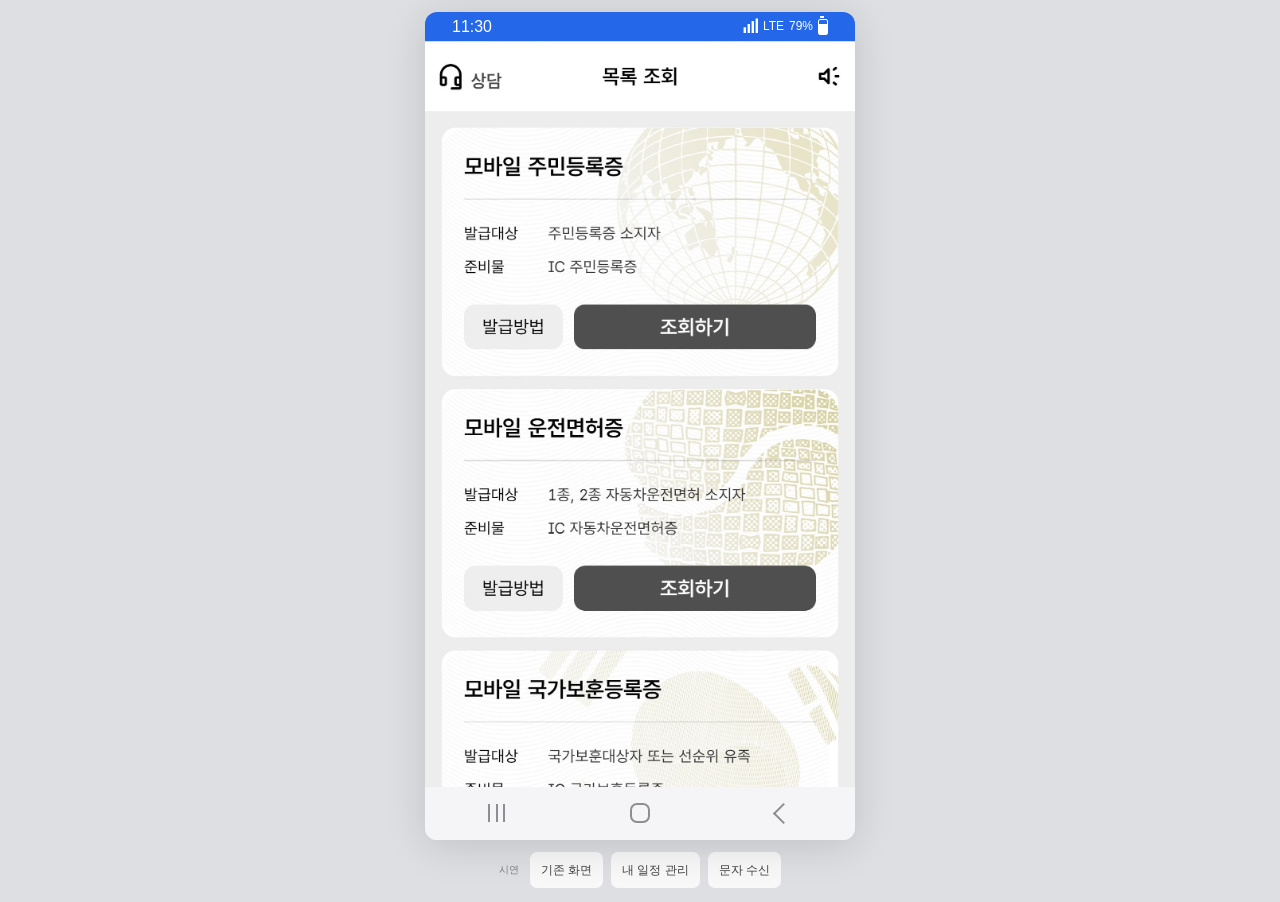
<file: mobile_id/index.html>
<!doctype html>
<html lang="ko">
<head><meta charset="utf-8"><meta name="viewport" content="width=device-width,initial-scale=1,viewport-fit=cover"><title>모바일신분증 · 내 일정 관리 시연</title><link rel="stylesheet" href="style.css"><script defer src="core.js"></script><script defer src="app.js"></script></head>
<body>
<main class="stage">
<div class="phone" id="phone" aria-label="휴대전화 화면 시연">
  <div class="statusbar" id="statusbar"><span class="status-time">11:30</span><span class="status-symbols"><svg viewBox="0 0 20 20" aria-hidden="true"><path d="M2 11h3v7H2zm5-4h3v11H7zm5-4h3v15h-3zm5-3h3v18h-3z" fill="currentColor"/></svg><span>LTE</span><span>79%</span><span class="battery"></span></span></div>
  <section id="homeScreen" class="screen current" aria-label="목록 조회">
    <div class="original-toolbar" role="heading" aria-level="1" aria-label="목록 조회"></div>
    <div class="screen-scroll original-scroll" id="homeScroll">
      <div class="original-cards" role="img" aria-label="기존 화면: 모바일 주민등록증, 모바일 운전면허증, 모바일 국가보훈등록증 목록"></div>
      <article class="schedule-entry">
        <h2>내 일정 관리</h2><div class="entry-rule"></div>
        <dl><div><dt>신청목록</dt><dd id="entryCount">3건</dd></div><div><dt>최근일정</dt><dd id="entryNext"></dd></div></dl>
        <button id="entryOpen" class="lookup" type="button">조회하기</button>
      </article>
    </div>
  </section>
  <section id="scheduleScreen" class="screen" aria-label="내 일정 관리" hidden>
    <header class="native-header"><button class="icon-button" data-go="home" aria-label="뒤로" type="button"><svg viewBox="0 0 24 24" aria-hidden="true"><path d="m15 4-8 8 8 8"/></svg></button><h1>내 일정 관리</h1><button class="icon-button" id="inboxOpen" aria-label="메시지 보기" type="button"><svg viewBox="0 0 24 24" aria-hidden="true"><path d="M3 4h18v14H8l-5 4zM7 9h10M7 13h7"/></svg><span id="unreadDot" class="unread-dot" hidden></span></button></header>
    <div class="screen-scroll schedule-scroll"><h2 class="section-title">신청목록 <span id="listCount">3</span></h2><div id="scheduleList"></div></div>
  </section>
  <section id="detailScreen" class="screen" aria-label="일정 안내" hidden>
    <header class="native-header"><button class="icon-button" data-go="schedule" aria-label="뒤로" type="button"><svg viewBox="0 0 24 24" aria-hidden="true"><path d="m15 4-8 8 8 8"/></svg></button><h1>일정 안내</h1><span></span></header>
    <div class="screen-scroll detail-scroll" id="detailContent"></div>
  </section>
  <section id="lockScreen" class="screen lock-screen" aria-label="잠금화면" hidden>
    <svg class="lock-icon" viewBox="0 0 24 24" aria-hidden="true"><rect x="6" y="10" width="12" height="11" rx="3"/><path d="M8 10V7a4 4 0 0 1 8 0v3"/></svg>
    <div class="lock-clock">11:30</div><div id="lockDate" class="lock-date"></div>
    <div class="lock-notifications" id="lockNotifications" aria-live="polite"></div>
    <button id="unlock" class="unlock" type="button">화면을 밀어 잠금해제</button>
  </section>
  <section id="messagesScreen" class="screen messages-screen" aria-label="메시지" hidden>
    <header class="native-header"><button class="icon-button" data-go="schedule" aria-label="뒤로" type="button"><svg viewBox="0 0 24 24" aria-hidden="true"><path d="m15 4-8 8 8 8"/></svg></button><h1 id="messageSender">메시지</h1><span class="sender-icon" aria-hidden="true">⋮</span></header>
    <div id="messagesContent" class="screen-scroll messages-scroll"></div>
    <div class="message-compose" aria-hidden="true"><span>＋</span><div>메시지 입력</div><span>☺</span></div>
  </section>
  <nav class="android-nav" id="androidNav" aria-label="휴대전화 탐색"><button id="recentButton" aria-label="최근 화면" type="button"><span class="recent-icon"></span></button><button id="homeButton" aria-label="홈" type="button"><span class="home-icon"></span></button><button id="backButton" aria-label="뒤로" type="button"><span class="back-icon"></span></button></nav>
</div>
<div class="demo-bar"><span>시연</span><button id="demoHome" type="button">기존 화면</button><button id="demoSchedule" type="button">내 일정 관리</button><button id="demoReceive" type="button">문자 수신</button></div>
</main>
</body></html>
</file>
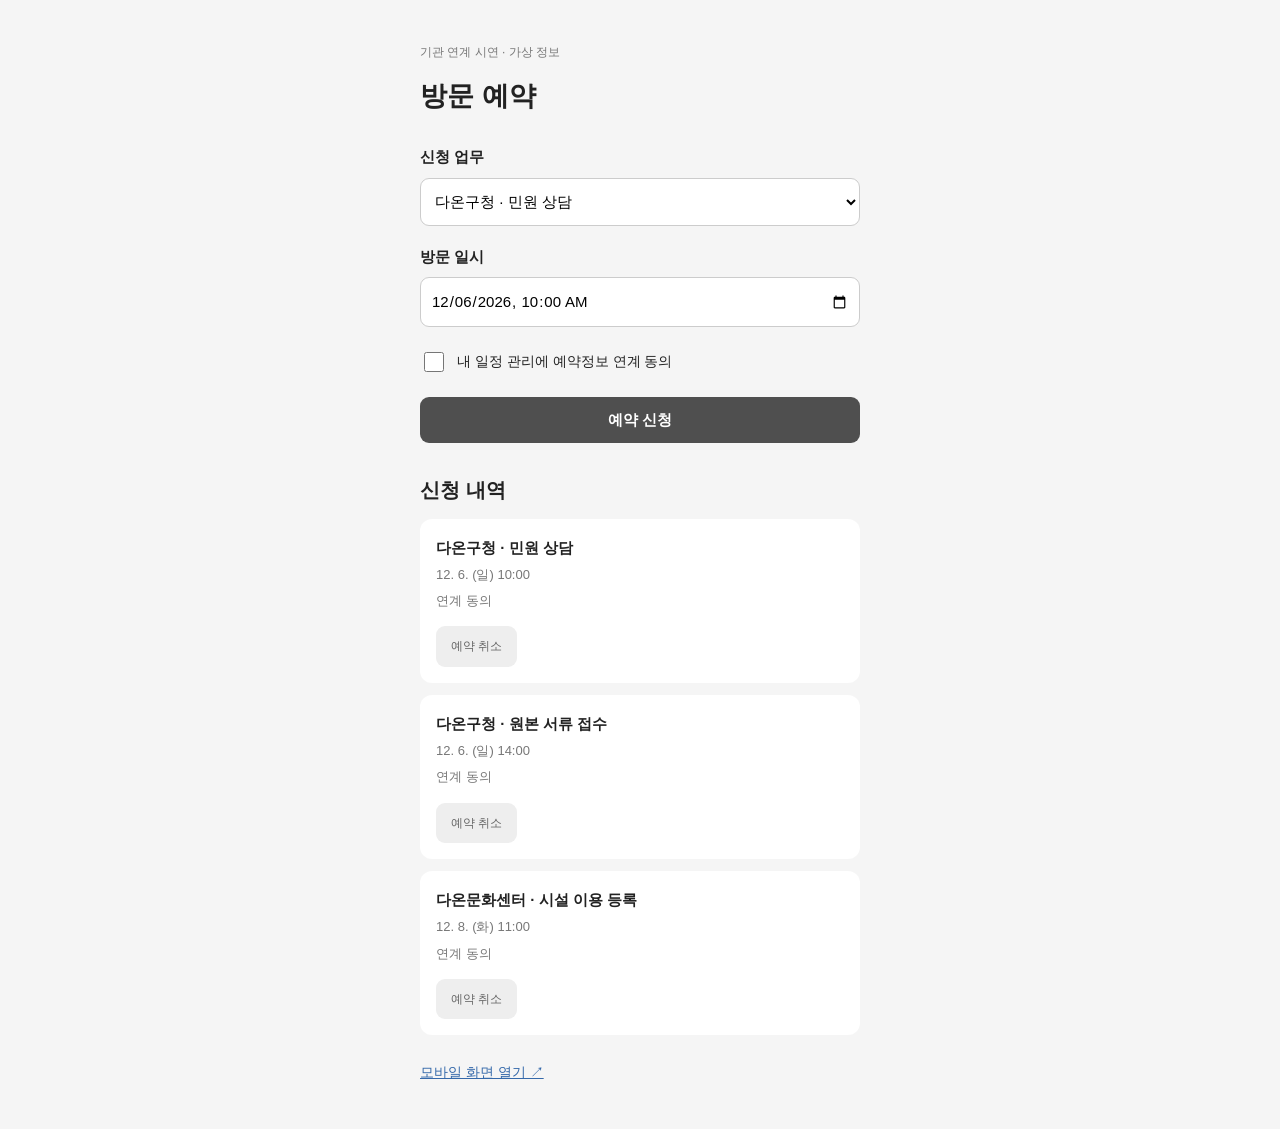
<file: mobile_id/institution.html>
<!doctype html><html lang="ko"><head><meta charset="utf-8"><meta name="viewport" content="width=device-width,initial-scale=1"><title>기관 신청 시연</title><link rel="stylesheet" href="institution.css"><script defer src="core.js"></script><script defer src="institution.js"></script></head><body><main><p class="eyebrow">기관 연계 시연 · 가상 정보</p><h1>방문 예약</h1><form id="institutionForm"><label for="service">신청 업무</label><select id="service"><option value="consult">다온구청 · 민원 상담</option><option value="documents">다온구청 · 원본 서류 접수</option><option value="facility">다온문화센터 · 시설 이용 등록</option></select><label for="when">방문 일시</label><input id="when" type="datetime-local" required><label class="consent"><input id="consent" type="checkbox"><span>내 일정 관리에 예약정보 연계 동의</span></label><button type="submit">예약 신청</button></form><p id="result" role="status"></p><h2>신청 내역</h2><div id="institutionBookings"></div><a href="index.html" target="_blank" rel="noopener">모바일 화면 열기 ↗</a></main></body></html>
</file>
<file: mobile_id/style.css>
:root{color-scheme:light;font-family:'Malgun Gothic','Apple SD Gothic Neo',sans-serif;color:#080808}*{box-sizing:border-box}[hidden]{display:none!important}body{margin:0;background:#dedfe2}button,a{-webkit-tap-highlight-color:transparent}button{font:inherit;cursor:pointer}button:focus-visible,a:focus-visible{outline:3px solid #1c6be3;outline-offset:3px}.stage{min-height:100svh;display:flex;flex-direction:column;align-items:center;justify-content:center;padding:12px 0;gap:10px}.phone{--u:.361111px;width:min(100vw,430px);height:min(calc(100svh - 72px),932px);min-height:420px;position:relative;display:flex;flex-direction:column;background:#ededed;overflow:hidden;box-shadow:0 6px 40px #0002;border-radius:12px}.statusbar{height:calc(var(--u)*74);min-height:24px;background:#2468e9;color:white;display:flex;align-items:center;justify-content:space-between;padding:0 calc(var(--u)*68);flex-shrink:0;font-family:Arial,sans-serif;font-size:calc(var(--u)*40);line-height:1;z-index:5}.status-symbols{display:flex;align-items:center;gap:5px;font-size:calc(var(--u)*30)}.status-symbols svg{width:16px;height:17px}.battery{width:10px;height:16px;border:1.8px solid currentColor;border-radius:2px;position:relative;background:linear-gradient(to top,currentColor 70%,transparent 70%)}.battery:before{content:'';position:absolute;top:-4px;left:1px;width:4px;height:2px;background:currentColor}.screen{position:relative;flex:1;min-height:0;display:none;flex-direction:column;background:#ededed}.screen.current{display:flex}.original-toolbar{height:calc(var(--u)*174);flex-shrink:0;background-image:url('reference.png');background-size:calc(var(--u)*1080) calc(var(--u)*2340);background-position:0 calc(var(--u)*-74);background-repeat:no-repeat}.screen-scroll{overflow:auto;min-height:0;flex:1;overscroll-behavior:contain;scrollbar-width:none}.screen-scroll::-webkit-scrollbar{display:none}.original-cards{height:calc(var(--u)*1958);background-image:url('reference.png');background-size:calc(var(--u)*1080) calc(var(--u)*2340);background-position:0 calc(var(--u)*-248);background-repeat:no-repeat}.schedule-entry{margin:calc(var(--u)*36) calc(var(--u)*42) calc(var(--u)*42);padding:calc(var(--u)*58) calc(var(--u)*56);border-radius:calc(var(--u)*36);background:#fff}.schedule-entry h2{margin:0;font-size:calc(var(--u)*52);letter-spacing:-1px;line-height:1.4}.entry-rule{height:1px;background:#ddd;margin:calc(var(--u)*44) 0 calc(var(--u)*42)}.schedule-entry dl{margin:0 0 calc(var(--u)*50)}.schedule-entry dl div{display:grid;grid-template-columns:calc(var(--u)*210) 1fr;gap:8px;margin:calc(var(--u)*30) 0;font-size:calc(var(--u)*36)}.schedule-entry dd{margin:0;color:#444}.lookup{display:block;width:100%;border:0;border-radius:calc(var(--u)*29);min-height:48px;background:#4f4f4f;color:#fff;font-size:calc(var(--u)*46);font-weight:700;padding:calc(var(--u)*22)}.native-header{height:calc(var(--u)*174);min-height:64px;background:#fff;display:grid;grid-template-columns:54px 1fr 54px;align-items:center;flex-shrink:0;padding:0 10px}.native-header h1{font-size:22px;font-weight:700;letter-spacing:-.6px;text-align:center;margin:0;line-height:1.4}.icon-button{position:relative;width:46px;height:46px;background:transparent;border:0;display:grid;place-items:center;color:#111}.icon-button svg{width:25px;height:25px;fill:none;stroke:currentColor;stroke-width:2;stroke-linecap:round;stroke-linejoin:round}.unread-dot{position:absolute;right:5px;top:5px;background:#f04d43;width:8px;height:8px;border-radius:50%}.schedule-scroll{padding:24px 16px 20px}.section-title{font-size:17px;margin:0 4px 16px;font-weight:700;letter-spacing:-.4px}.section-title span{font-size:14px;color:#777;font-weight:400;margin-left:4px}.appointment{width:100%;display:block;text-align:left;color:#111;background:white;border:0;border-radius:15px;padding:20px;margin:0 0 14px}.appointment-top{display:flex;justify-content:space-between;gap:10px;align-items:center}.appointment-institution{font-size:13px;color:#777;line-height:1.5}.appointment-chevron{font-size:24px;color:#999;line-height:1}.appointment strong{display:block;font-size:19px;font-weight:700;letter-spacing:-.5px;line-height:1.5;margin:5px 0 10px;word-break:keep-all;overflow-wrap:anywhere}.appointment-date{display:block;font-size:14px;color:#555}.badge{display:inline-block;border-radius:5px;padding:3px 7px;font-size:12px;line-height:1.7;font-weight:400;margin-top:14px;background:#f0f0f0;color:#666}.badge.allowed{color:#187053;background:#edf6f1}.badge.physical{color:#a94c1b;background:#fff1e8}.badge.unknown{color:#6e6587;background:#f0eef6}.appointment.cancelled{opacity:.6}.detail-scroll{padding:24px 20px;background:white}.detail-institution{font-size:14px;color:#777;margin:0 0 6px}.detail-scroll h2{font-size:24px;letter-spacing:-.8px;line-height:1.5;margin:0 0 22px;overflow-wrap:anywhere}.detail-rows{margin:0 0 26px}.detail-rows div{display:grid;grid-template-columns:64px 1fr;gap:10px;margin:10px 0;font-size:14px;line-height:1.7}.detail-rows dt{color:#888}.detail-rows dd{margin:0;color:#333}.guidance{border-top:1px solid #ddd;border-bottom:1px solid #ddd;padding:20px 0;margin-bottom:24px}.guidance strong{display:block;font-size:19px;line-height:1.6;word-break:keep-all}.guidance p{font-size:14px;line-height:1.8;color:#666;margin:9px 0 0}.preparation-title{font-size:16px;margin:20px 0 12px}.item{display:flex;gap:10px;align-items:center;min-height:44px;font-size:15px;line-height:1.5;padding:7px 0}.item input{width:20px;height:20px;accent-color:#4f4f4f;flex-shrink:0}.detail-button{display:block;width:100%;min-height:52px;background:#4f4f4f;color:white;border:0;border-radius:12px;font-size:17px;font-weight:700;padding:13px;margin:24px 0 10px}.subtle{display:block;color:#777;background:none;border:0;width:100%;min-height:44px;font-size:13px}.android-nav{height:calc(var(--u)*134);min-height:43px;background:#f5f5f8;display:flex;justify-content:space-around;align-items:center;flex-shrink:0;z-index:5}.android-nav button{width:70px;height:40px;display:grid;place-items:center;border:0;background:none;color:#8e8e92}.recent-icon{height:18px;width:17px;border-left:2px solid currentColor;border-right:2px solid currentColor;position:relative}.recent-icon:after{content:'';height:18px;width:2px;background:currentColor;position:absolute;left:6px}.home-icon{width:20px;height:20px;border:2px solid currentColor;border-radius:7px}.back-icon{width:15px;height:15px;border-left:2px solid currentColor;border-bottom:2px solid currentColor;transform:rotate(45deg)}.demo-bar{display:flex;align-items:center;justify-content:center;gap:8px;height:40px;flex-shrink:0}.demo-bar>span{font-size:10px;color:#7b7b7b;margin-right:3px}.demo-bar button{border:0;background:#f8f8f8;color:#404040;border-radius:7px;padding:9px 11px;font-size:12px;min-height:36px}.demo-bar button:disabled{color:#999;background:#eee;cursor:wait}.lock-screen{background:radial-gradient(ellipse at 20% 90%,#485e8e,transparent 65%),radial-gradient(ellipse at 90% 0%,#8a6b80,transparent 60%),linear-gradient(155deg,#263752,#526c90 55%,#283f68);color:white;align-items:center;padding:0 14px}.phone.locked .statusbar{background:#263752}.phone.locked .android-nav{background:#40567b}.phone.locked .android-nav button{color:#e1e6ed}.lock-icon{width:24px;height:24px;fill:none;stroke:currentColor;stroke-width:1.6;margin-top:25px}.lock-clock{font:normal 74px/1.2 Arial,sans-serif;font-weight:300;letter-spacing:-2px;margin-top:23px}.lock-date{font-size:15px;margin-top:8px}.lock-notifications{width:100%;margin-top:42px}.sms-notification{display:block;width:100%;border:0;border-radius:14px;padding:14px 16px;background:#ffffffeb;text-align:left;color:#171a22;box-shadow:0 3px 14px #0001}.notification-caption{display:flex;align-items:center;gap:7px;color:#6d717a;font-size:11px;margin-bottom:9px}.chat-icon{width:19px;height:19px;display:grid;place-items:center;background:#2874e8;border-radius:5px}.chat-icon svg{width:13px;height:13px;fill:white}.notification-time{margin-left:auto}.sms-notification strong{font-size:14px;font-weight:700}.sms-notification p{font-size:13px;color:#4c5059;line-height:1.7;margin:5px 0 0;display:-webkit-box;-webkit-line-clamp:2;-webkit-box-orient:vertical;overflow:hidden}.unlock{margin-top:auto;flex-shrink:0;background:none;border:0;color:#e3e9f3;font-size:13px;padding:22px 12px;min-height:50px}.messages-screen{background:white}.messages-screen .native-header{grid-template-columns:46px 1fr 30px;height:64px;min-height:64px}.messages-screen .native-header h1{font-size:20px;text-align:left;padding-left:6px}.sender-icon{font-size:26px;color:#555}.messages-scroll{padding:14px 17px 22px}.message-day{text-align:center;color:#888;font-size:11px;margin:8px 0 26px}.sms-bubble{max-width:90%;border-radius:17px;background:#f0f1f4;padding:15px 17px;font-size:14px;line-height:1.9;white-space:pre-line;overflow-wrap:anywhere;margin-bottom:7px}.sms-bubble a{color:#2c6bc5;text-decoration:underline;text-underline-offset:3px;display:inline-block;margin-top:7px}.sms-time{font-size:10px;color:#9b9b9b;margin:0 8px 24px}.message-compose{display:flex;gap:14px;align-items:center;background:white;color:#8b8b8e;padding:10px 18px 16px;flex-shrink:0;font-size:27px}.message-compose div{font-size:14px;background:#f1f2f4;flex:1;padding:12px 16px;border-radius:25px;color:#a1a1a5}.empty-message{font-size:14px;text-align:center;color:#aaa;margin-top:100px}@media(max-width:480px){body{background:#e5e5e7}.stage{padding:0;gap:0;min-height:100dvh}.phone{width:100vw;height:calc(100dvh - 48px);min-height:360px;border-radius:0;box-shadow:none}.demo-bar{height:48px}.demo-bar button{min-height:36px}}@media(max-width:350px){.native-header h1{font-size:20px}.schedule-scroll{padding:20px 12px}.appointment{padding:16px}.appointment strong{font-size:18px}.detail-scroll{padding:20px 16px}.lock-clock{font-size:66px}.lock-notifications{margin-top:30px}.demo-bar{gap:6px}.demo-bar button{font-size:11px;padding:9px 10px}.sms-bubble{max-width:96%;font-size:13px}}@media(max-height:560px){.lock-clock{font-size:48px;margin-top:6px}.lock-icon{margin-top:12px}.lock-notifications{margin-top:18px}.unlock{padding:10px}.lock-date{margin-top:2px}}@media(prefers-reduced-motion:no-preference){.sms-notification{animation:arrive .35s ease-out}@keyframes arrive{from{opacity:0;transform:translateY(-8px)}to{opacity:1;transform:translateY(0)}}}
</file>
<file: mobile_id/institution.css>
*{box-sizing:border-box}body{margin:0;background:#f5f5f5;color:#222;font:15px/1.7 'Malgun Gothic',sans-serif}main{max-width:480px;margin:auto;padding:30px 20px}.eyebrow{font-size:12px;color:#777}h1{font-size:27px;margin:0 0 24px}h2{font-size:20px;margin:30px 0 12px}label:not(.consent){display:block;margin:18px 0 8px;font-weight:700}input[type=datetime-local],select{width:100%;min-height:48px;background:white;border:1px solid #ccc;border-radius:9px;font:inherit;padding:10px;min-width:0}.consent{display:flex;align-items:center;gap:10px;margin:22px 0;font-size:14px}.consent input{width:20px;height:20px}button{min-height:46px;border:0;border-radius:9px;background:#4f4f4f;color:white;font:inherit;padding:10px 15px;cursor:pointer}form>button{width:100%;font-weight:700}article{background:white;padding:16px;border-radius:12px;margin-bottom:12px}article p{margin:4px 0;font-size:13px;color:#777}article strong{font-size:15px}article button{min-height:40px;margin-top:10px;font-size:12px;background:#eee;color:#666}a{color:#3569aa;font-size:14px;display:inline-block;padding:14px 0}#result{font-size:14px;color:#3c6f50}button:focus-visible,input:focus-visible,select:focus-visible,a:focus-visible{outline:3px solid #326ac0;outline-offset:3px}
</file>
